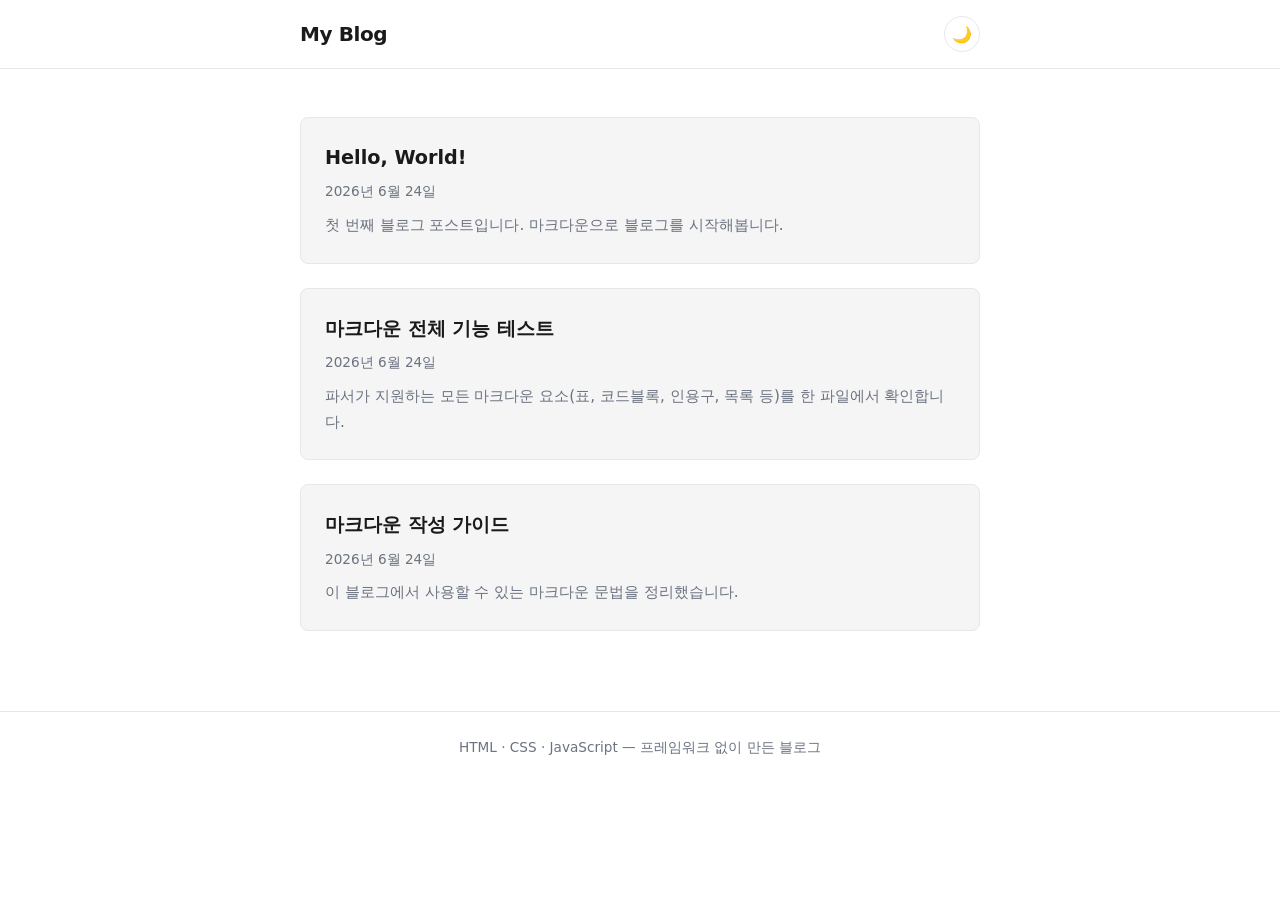
<file: index.html>
<!DOCTYPE html>
<html lang="ko" data-theme="light">
<head>
  <meta charset="UTF-8">
  <meta name="viewport" content="width=device-width, initial-scale=1.0">
  <title>My Blog</title>
  <link rel="stylesheet" href="css/style.css">
  <script src="js/theme.js"></script>
</head>
<body>

<header>
  <div class="container">
    <nav>
      <a class="nav-brand" href="index.html">My Blog</a>
      <button id="theme-toggle" aria-label="다크 모드로 전환">🌙</button>
    </nav>
  </div>
</header>

<main>
  <div class="container">
    <ul class="post-list" id="post-list">
      <!-- Populated by JS -->
    </ul>
  </div>
</main>

<footer>
  <div class="container">
    <p>HTML · CSS · JavaScript — 프레임워크 없이 만든 블로그</p>
  </div>
</footer>

<script src="js/posts.js"></script>
<script>
  const list = document.getElementById('post-list');

  if (!POSTS.length) {
    list.innerHTML = '<li><p class="notice">아직 게시된 포스트가 없습니다.</p></li>';
  } else {
    const sorted = [...POSTS].sort((a, b) => b.date.localeCompare(a.date));
    list.innerHTML = sorted.map(p => `
      <li class="post-card">
        <div class="post-card-title">
          <a href="post.html#${p.slug}">${p.title}</a>
        </div>
        <div class="post-card-meta">${formatDate(p.date)}</div>
        <div class="post-card-desc">${p.description}</div>
      </li>
    `).join('');
  }

  function formatDate(iso) {
    return new Date(iso).toLocaleDateString('ko-KR', {
      year: 'numeric', month: 'long', day: 'numeric'
    });
  }
</script>

</body>
</html>
</file>
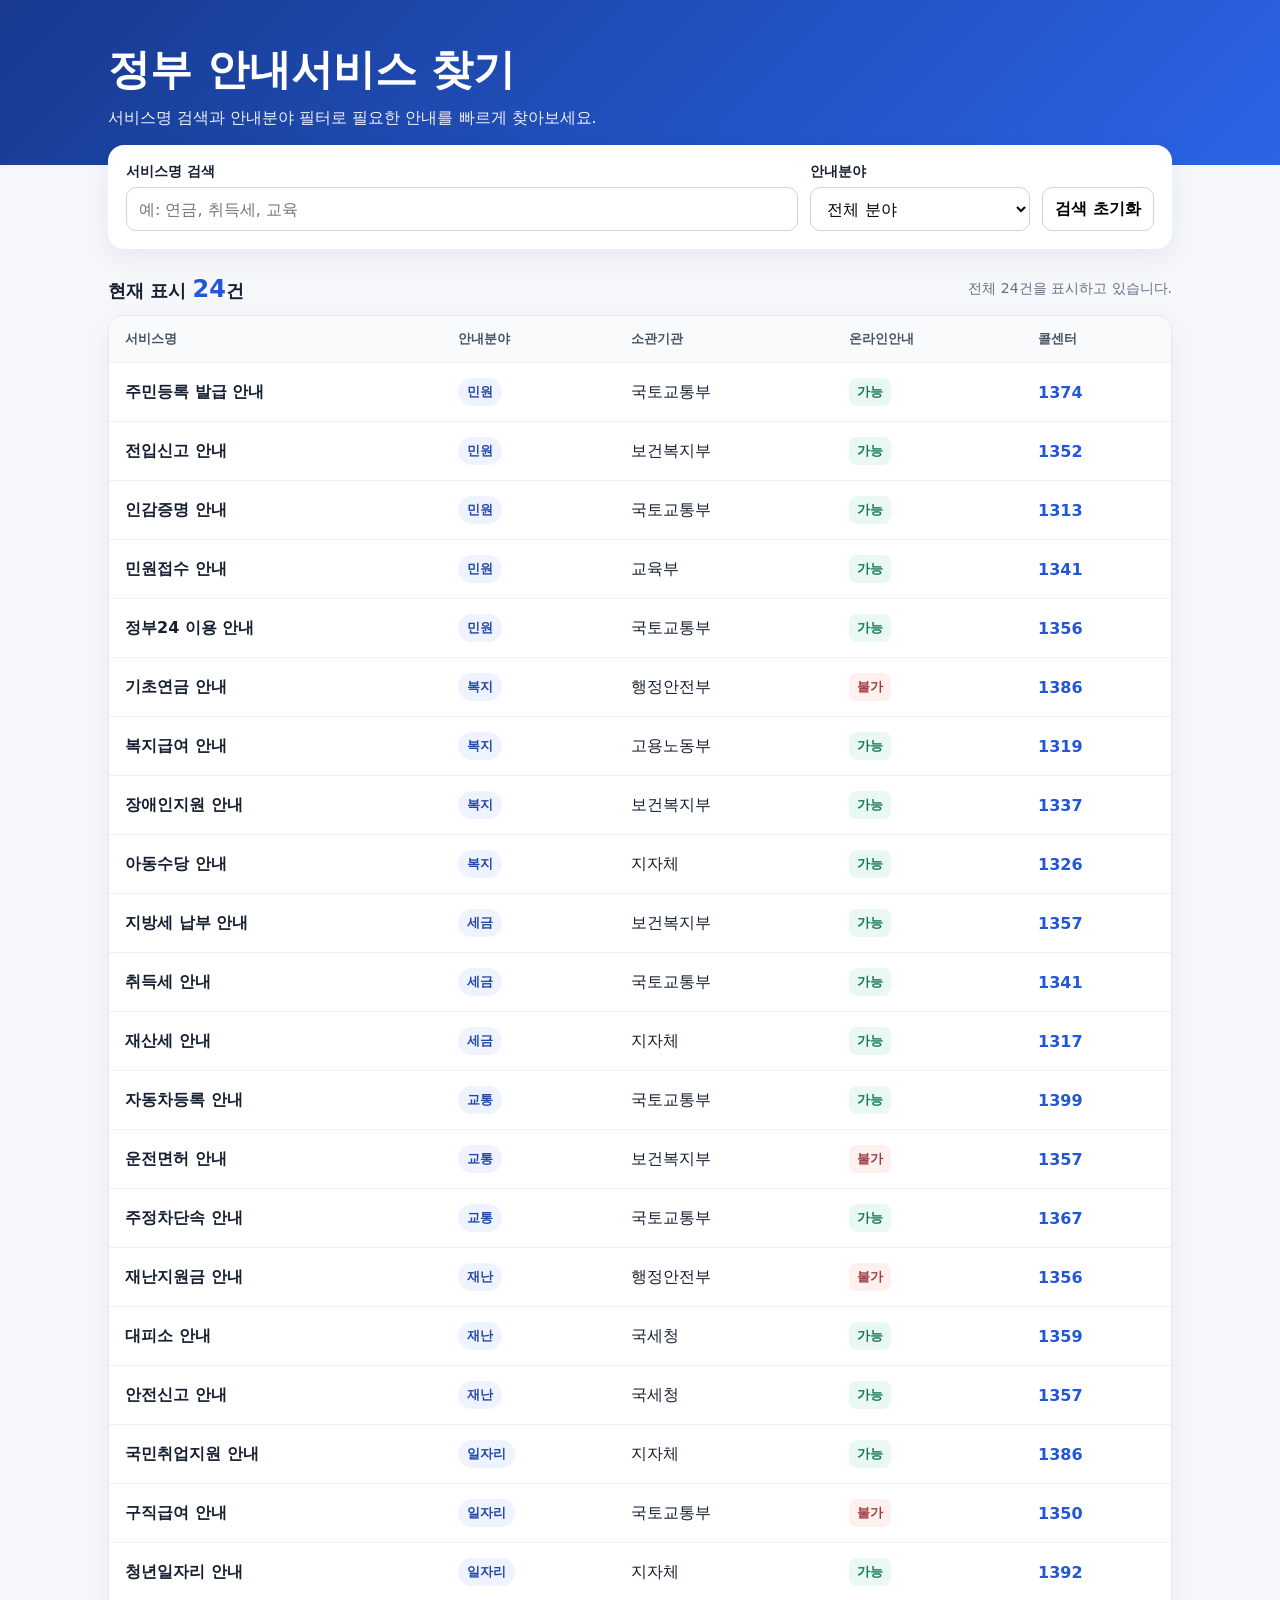
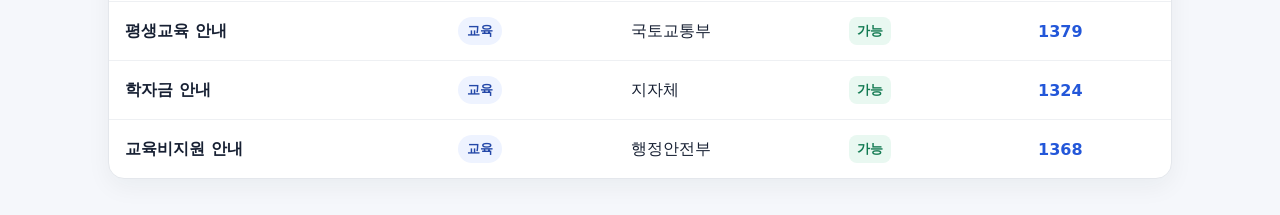
<file: gov-services/index.html>
<!doctype html>
<html lang="ko">
<head>
<meta charset="utf-8"><meta name="viewport" content="width=device-width,initial-scale=1">
<title>정부 안내서비스 찾기</title>
<style>
*{box-sizing:border-box}body{margin:0;font-family:system-ui,-apple-system,"Noto Sans KR",sans-serif;background:#f5f7fb;color:#172033}.wrap{max-width:1100px;margin:auto;padding:0 18px}.hero{background:linear-gradient(135deg,#173a8f,#2b64e8);color:#fff;padding:42px 0 36px}.hero h1{margin:0;font-size:clamp(28px,4vw,42px)}.hero p{margin:10px 0 0;opacity:.92}.panel{background:#fff;margin-top:-20px;padding:18px;border-radius:16px;box-shadow:0 8px 24px #10282812;display:grid;grid-template-columns:1fr 220px auto;gap:12px;align-items:end}label{display:block;font-size:14px;font-weight:700;margin-bottom:6px}input,select,button{min-height:44px;border:1px solid #cfd5df;border-radius:10px;padding:0 12px;font:inherit;background:#fff;width:100%}input:focus,select:focus{outline:3px solid #2357d922;border-color:#2357d9}button{font-weight:700;cursor:pointer}.summary{display:flex;justify-content:space-between;gap:12px;align-items:center;margin:26px 0 12px}.count{font-size:18px;font-weight:800}.count strong{color:#2357d9;font-size:24px}.hint{color:#667085;font-size:14px}.box{background:#fff;border:1px solid #e4e7ec;border-radius:16px;overflow:hidden;box-shadow:0 8px 24px #1028280d;margin-bottom:36px}table{width:100%;border-collapse:collapse}th{text-align:left;background:#f9fafb;color:#475467;font-size:13px;padding:14px 16px}td{padding:15px 16px;border-top:1px solid #eef0f3}tbody tr:hover{background:#fbfcff}.name{font-weight:800}.badge{display:inline-block;padding:5px 9px;border-radius:999px;background:#eef3ff;color:#2448a8;font-size:13px;font-weight:700}.yes,.no{display:inline-block;padding:5px 8px;border-radius:8px;font-size:13px;font-weight:800}.yes{background:#e9f8f1;color:#137a52}.no{background:#fff0f0;color:#a43f42}.tel{color:#2357d9;font-weight:700;text-decoration:none}.empty{text-align:center;color:#667085;padding:48px}.cards{display:none}.card{background:#fff;border:1px solid #e4e7ec;border-radius:14px;padding:16px}.card h3{margin:0 0 10px}.card p{margin:7px 0;color:#475467}@media(max-width:760px){.panel{grid-template-columns:1fr}.summary{align-items:flex-start;flex-direction:column}.box{display:none}.cards{display:grid;gap:10px;margin-bottom:32px}.hero{padding-top:34px}}
</style>
</head>
<body>
<section class="hero"><div class="wrap"><h1>정부 안내서비스 찾기</h1><p>서비스명 검색과 안내분야 필터로 필요한 안내를 빠르게 찾아보세요.</p></div></section>
<main class="wrap">
<section class="panel" aria-label="검색 및 필터">
<div><label for="q">서비스명 검색</label><input id="q" type="search" placeholder="예: 연금, 취득세, 교육"></div>
<div><label for="cat">안내분야</label><select id="cat"><option value="">전체 분야</option></select></div>
<div><button id="reset" type="button">검색 초기화</button></div>
</section>
<section class="summary" aria-live="polite"><div class="count">현재 표시 <strong id="count">24</strong>건</div><div class="hint" id="hint">전체 24건을 표시하고 있습니다.</div></section>
<section class="box"><table><thead><tr><th>서비스명</th><th>안내분야</th><th>소관기관</th><th>온라인안내</th><th>콜센터</th></tr></thead><tbody id="rows"></tbody></table></section>
<section id="cards" class="cards"></section>
</main>
<script>
const data=[
{"서비스명":"주민등록 발급 안내","안내분야":"민원","소관기관":"국토교통부","온라인안내":"가능","콜센터":"1374"},
{"서비스명":"전입신고 안내","안내분야":"민원","소관기관":"보건복지부","온라인안내":"가능","콜센터":"1352"},
{"서비스명":"인감증명 안내","안내분야":"민원","소관기관":"국토교통부","온라인안내":"가능","콜센터":"1313"},
{"서비스명":"민원접수 안내","안내분야":"민원","소관기관":"교육부","온라인안내":"가능","콜센터":"1341"},
{"서비스명":"정부24 이용 안내","안내분야":"민원","소관기관":"국토교통부","온라인안내":"가능","콜센터":"1356"},
{"서비스명":"기초연금 안내","안내분야":"복지","소관기관":"행정안전부","온라인안내":"불가","콜센터":"1386"},
{"서비스명":"복지급여 안내","안내분야":"복지","소관기관":"고용노동부","온라인안내":"가능","콜센터":"1319"},
{"서비스명":"장애인지원 안내","안내분야":"복지","소관기관":"보건복지부","온라인안내":"가능","콜센터":"1337"},
{"서비스명":"아동수당 안내","안내분야":"복지","소관기관":"지자체","온라인안내":"가능","콜센터":"1326"},
{"서비스명":"지방세 납부 안내","안내분야":"세금","소관기관":"보건복지부","온라인안내":"가능","콜센터":"1357"},
{"서비스명":"취득세 안내","안내분야":"세금","소관기관":"국토교통부","온라인안내":"가능","콜센터":"1341"},
{"서비스명":"재산세 안내","안내분야":"세금","소관기관":"지자체","온라인안내":"가능","콜센터":"1317"},
{"서비스명":"자동차등록 안내","안내분야":"교통","소관기관":"국토교통부","온라인안내":"가능","콜센터":"1399"},
{"서비스명":"운전면허 안내","안내분야":"교통","소관기관":"보건복지부","온라인안내":"불가","콜센터":"1357"},
{"서비스명":"주정차단속 안내","안내분야":"교통","소관기관":"국토교통부","온라인안내":"가능","콜센터":"1367"},
{"서비스명":"재난지원금 안내","안내분야":"재난","소관기관":"행정안전부","온라인안내":"불가","콜센터":"1356"},
{"서비스명":"대피소 안내","안내분야":"재난","소관기관":"국세청","온라인안내":"가능","콜센터":"1359"},
{"서비스명":"안전신고 안내","안내분야":"재난","소관기관":"국세청","온라인안내":"가능","콜센터":"1357"},
{"서비스명":"국민취업지원 안내","안내분야":"일자리","소관기관":"지자체","온라인안내":"가능","콜센터":"1386"},
{"서비스명":"구직급여 안내","안내분야":"일자리","소관기관":"국토교통부","온라인안내":"불가","콜센터":"1350"},
{"서비스명":"청년일자리 안내","안내분야":"일자리","소관기관":"지자체","온라인안내":"가능","콜센터":"1392"},
{"서비스명":"평생교육 안내","안내분야":"교육","소관기관":"국토교통부","온라인안내":"가능","콜센터":"1379"},
{"서비스명":"학자금 안내","안내분야":"교육","소관기관":"지자체","온라인안내":"가능","콜센터":"1324"},
{"서비스명":"교육비지원 안내","안내분야":"교육","소관기관":"행정안전부","온라인안내":"가능","콜센터":"1368"}];
const q=document.getElementById("q"),cat=document.getElementById("cat"),rows=document.getElementById("rows"),cards=document.getElementById("cards"),count=document.getElementById("count"),hint=document.getElementById("hint");
[...new Set(data.map(x=>x.안내분야))].forEach(v=>{const o=document.createElement("option");o.value=o.textContent=v;cat.appendChild(o)});
function esc(s){return String(s).replace(/[&<>"']/g,c=>({"&":"&amp;","<":"&lt;",">":"&gt;",'"':"&quot;","'":"&#39;"}[c]))}
function render(){const kw=q.value.trim().toLowerCase(),cv=cat.value;const a=data.filter(x=>(!kw||x.서비스명.toLowerCase().includes(kw))&&(!cv||x.안내분야===cv));count.textContent=a.length;hint.textContent=(kw||cv)?("전체 24건 중 "+a.length+"건이 조건에 맞습니다."):"전체 24건을 표시하고 있습니다.";if(!a.length){rows.innerHTML='<tr><td class="empty" colspan="5">조건에 맞는 안내서비스가 없습니다.</td></tr>';cards.innerHTML='<div class="card empty">조건에 맞는 안내서비스가 없습니다.</div>';return}rows.innerHTML=a.map(x=>'<tr><td class="name">'+esc(x.서비스명)+'</td><td><span class="badge">'+esc(x.안내분야)+'</span></td><td>'+esc(x.소관기관)+'</td><td><span class="'+(x.온라인안내==="가능"?"yes":"no")+'">'+esc(x.온라인안내)+'</span></td><td><a class="tel" href="tel:'+esc(x.콜센터)+'">'+esc(x.콜센터)+'</a></td></tr>').join("");cards.innerHTML=a.map(x=>'<article class="card"><h3>'+esc(x.서비스명)+' <span class="badge">'+esc(x.안내분야)+'</span></h3><p><b>소관기관</b> '+esc(x.소관기관)+'</p><p><b>온라인안내</b> <span class="'+(x.온라인안내==="가능"?"yes":"no")+'">'+esc(x.온라인안내)+'</span></p><p><b>콜센터</b> <a class="tel" href="tel:'+esc(x.콜센터)+'">'+esc(x.콜센터)+'</a></p></article>').join("")}
q.addEventListener("input",render);cat.addEventListener("change",render);document.getElementById("reset").addEventListener("click",()=>{q.value="";cat.value="";render();q.focus()});render();
</script>
<!-- deploy trigger -->
</body></html>
</file>
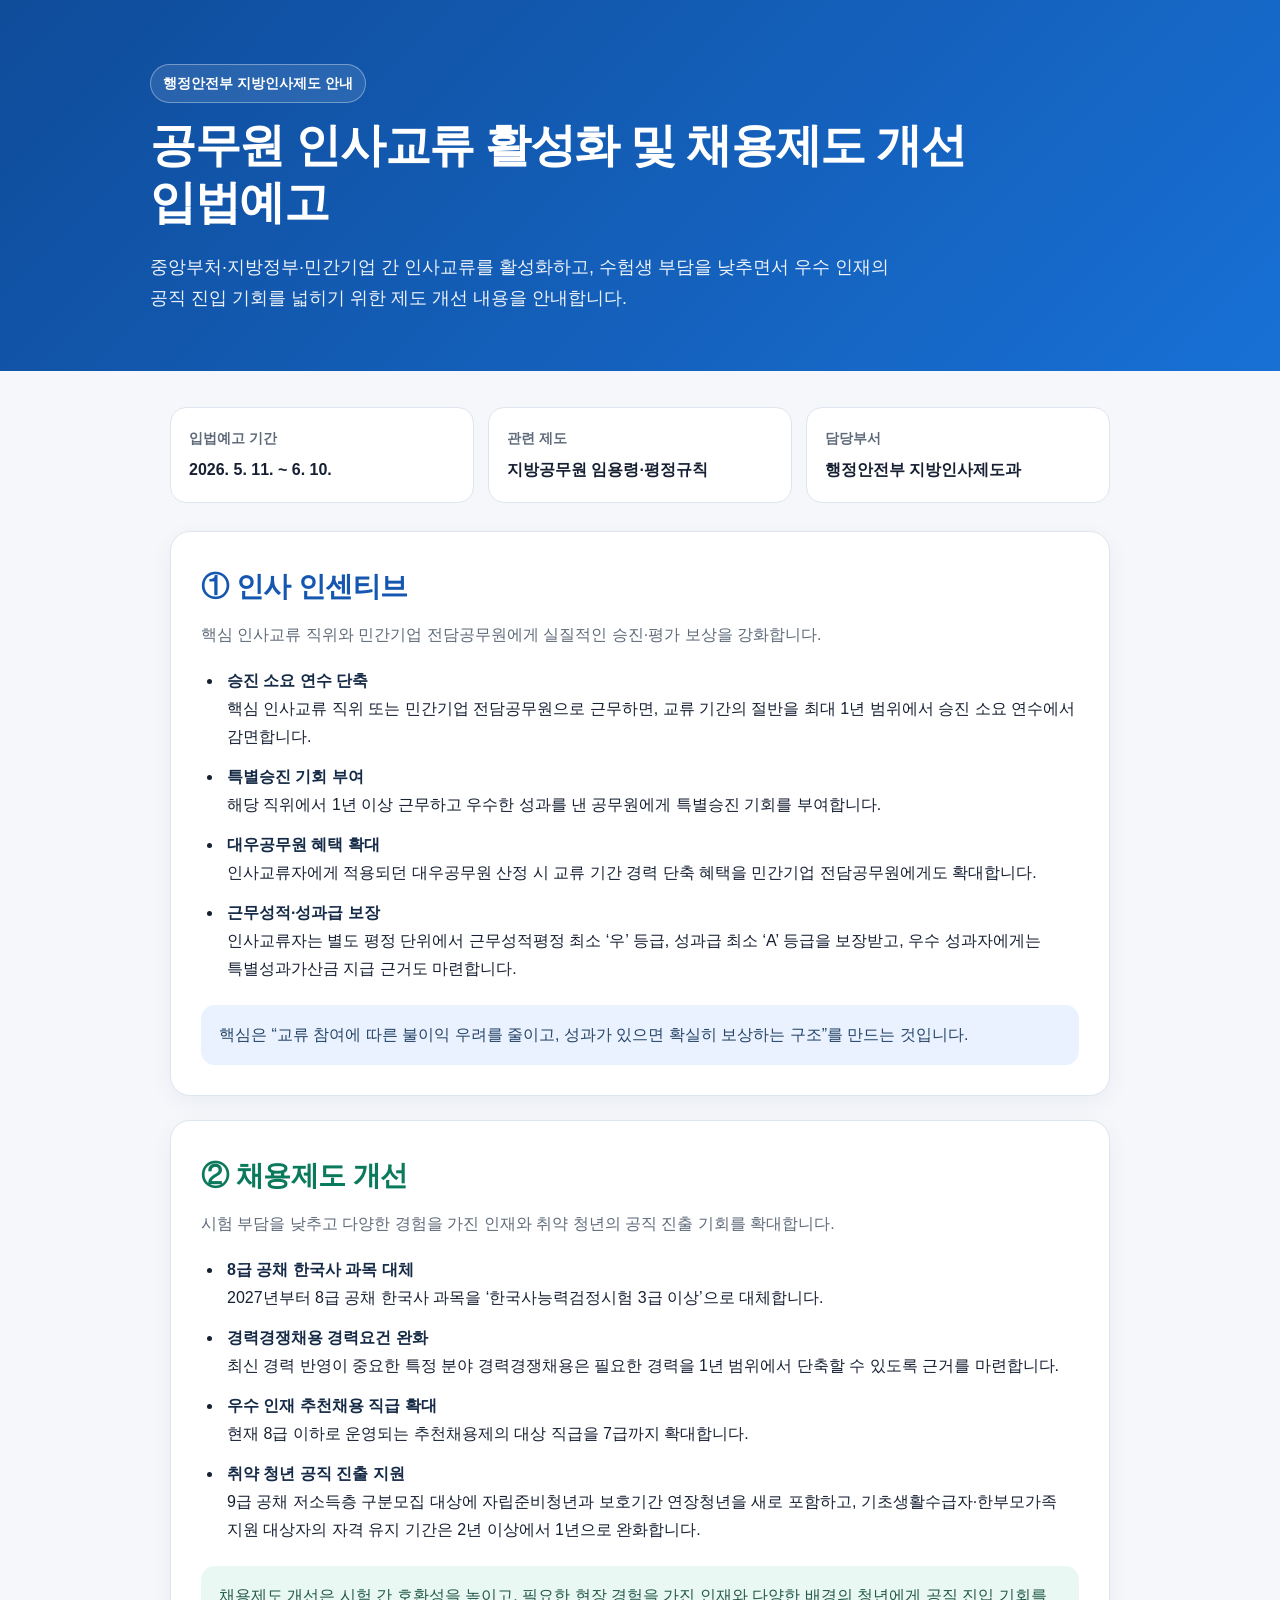
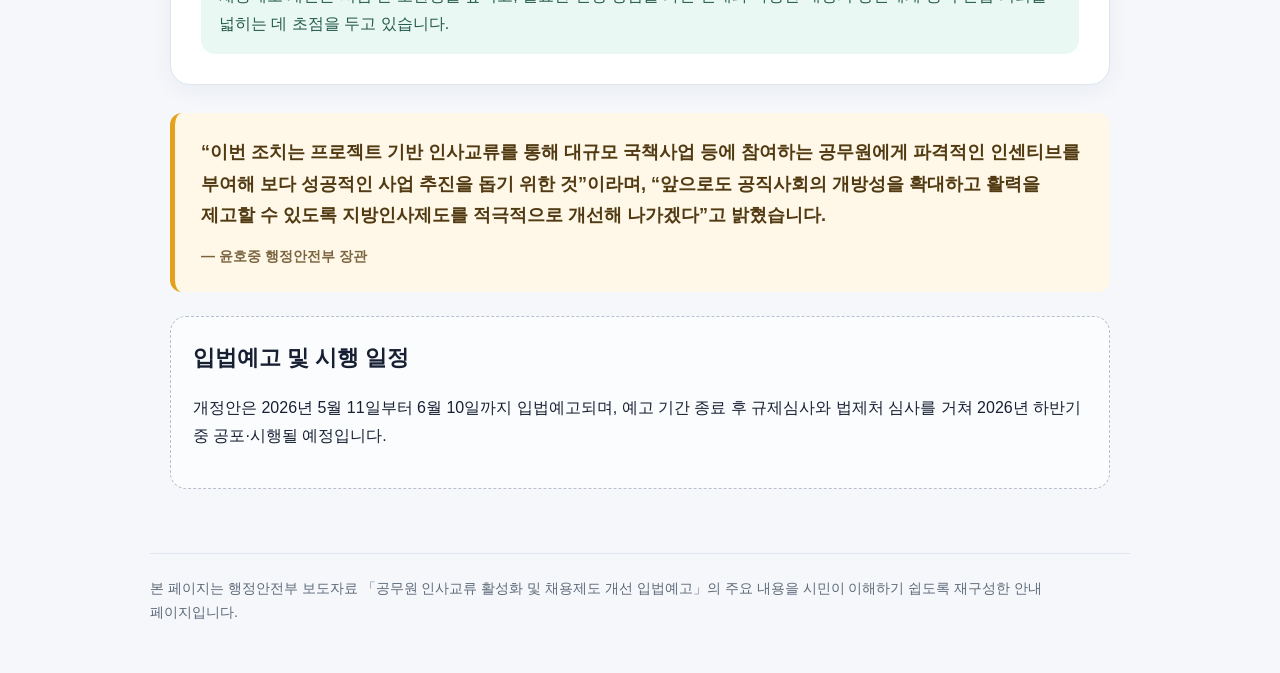
<file: personnel-exchange.html>
<!DOCTYPE html>
<html lang="ko">
<head>
  <meta charset="UTF-8" />
  <meta name="viewport" content="width=device-width, initial-scale=1.0" />
  <meta name="description" content="행정안전부 공무원 인사교류 활성화 및 채용제도 개선 입법예고 주요 내용을 시민이 쉽게 이해할 수 있도록 정리한 안내 페이지입니다." />
  <title>공무원 인사교류 활성화 및 채용제도 개선 안내</title>
  <style>
    :root {
      --bg: #f5f7fb;
      --card: #ffffff;
      --text: #172033;
      --muted: #5f6b7a;
      --line: #dfe5ee;
      --primary: #1557b0;
      --primary-soft: #eaf2ff;
      --accent: #0b7a5c;
      --accent-soft: #eaf8f3;
      --quote: #fff8e8;
      --quote-line: #e4a11b;
      --max: 980px;
    }
    * { box-sizing: border-box; }
    body {
      margin: 0;
      font-family: -apple-system, BlinkMacSystemFont, "Segoe UI", "Noto Sans KR",
                   "Apple SD Gothic Neo", "Malgun Gothic", Arial, sans-serif;
      color: var(--text);
      background: var(--bg);
      line-height: 1.75;
      word-break: keep-all;
    }
    .hero {
      background: linear-gradient(135deg, #0f4c9a, #1870d5);
      color: #fff;
      padding: 64px 20px 56px;
    }
    .container { max-width: var(--max); margin: 0 auto; }
    .eyebrow {
      display: inline-block;
      margin-bottom: 14px;
      padding: 6px 12px;
      border: 1px solid rgba(255,255,255,.35);
      border-radius: 999px;
      font-size: 14px;
      font-weight: 700;
      background: rgba(255,255,255,.10);
    }
    h1 {
      margin: 0;
      font-size: clamp(30px, 5vw, 46px);
      line-height: 1.25;
      letter-spacing: -0.03em;
    }
    .hero p {
      max-width: 760px;
      margin: 20px 0 0;
      color: rgba(255,255,255,.92);
      font-size: 18px;
    }
    main { padding: 36px 20px 64px; }
    .summary {
      display: grid;
      grid-template-columns: repeat(3, 1fr);
      gap: 14px;
      margin: 0 0 28px;
    }
    .summary div {
      background: var(--card);
      border: 1px solid var(--line);
      border-radius: 16px;
      padding: 18px;
    }
    .summary strong {
      display: block;
      margin-bottom: 6px;
      font-size: 14px;
      color: var(--muted);
    }
    .summary span { font-weight: 800; }
    section {
      background: var(--card);
      border: 1px solid var(--line);
      border-radius: 20px;
      padding: 30px;
      margin-top: 24px;
      box-shadow: 0 6px 22px rgba(20,40,70,.05);
    }
    section h2 {
      margin: 0 0 10px;
      font-size: 28px;
      letter-spacing: -0.02em;
    }
    section .lead { margin: 0 0 18px; color: var(--muted); }
    .section-a h2 { color: var(--primary); }
    .section-b h2 { color: var(--accent); }
    ul { margin: 0; padding-left: 22px; }
    li { margin: 12px 0; padding-left: 4px; }
    li strong { color: #152a46; }
    .note {
      margin-top: 22px;
      padding: 16px 18px;
      border-radius: 14px;
      background: var(--primary-soft);
      color: #264567;
    }
    .section-b .note { background: var(--accent-soft); color: #245a4b; }
    blockquote {
      margin: 28px 0 0;
      padding: 24px 26px;
      border-left: 5px solid var(--quote-line);
      border-radius: 12px;
      background: var(--quote);
      font-size: 18px;
      font-weight: 700;
      color: #513a12;
    }
    blockquote cite {
      display: block;
      margin-top: 12px;
      font-size: 14px;
      font-style: normal;
      font-weight: 600;
      color: #7b6540;
    }
    .schedule {
      margin-top: 24px;
      padding: 22px;
      border: 1px dashed #b7c0cc;
      border-radius: 16px;
      background: #fbfcfe;
    }
    .schedule h2 { margin: 0 0 8px; font-size: 22px; }
    footer { padding: 0 20px 48px; color: var(--muted); font-size: 14px; }
    footer .container { border-top: 1px solid var(--line); padding-top: 22px; }
    @media (max-width: 720px) {
      .hero { padding-top: 46px; }
      .summary { grid-template-columns: 1fr; }
      section { padding: 24px 20px; }
      section h2 { font-size: 24px; }
      blockquote { font-size: 16px; }
    }
  </style>
</head>
<body>
  <header class="hero">
    <div class="container">
      <div class="eyebrow">행정안전부 지방인사제도 안내</div>
      <h1>공무원 인사교류 활성화 및 채용제도 개선 입법예고</h1>
      <p>중앙부처·지방정부·민간기업 간 인사교류를 활성화하고, 수험생 부담을 낮추면서 우수 인재의 공직 진입 기회를 넓히기 위한 제도 개선 내용을 안내합니다.</p>
    </div>
  </header>
  <main class="container">
    <div class="summary" aria-label="입법예고 핵심 정보">
      <div><strong>입법예고 기간</strong><span>2026. 5. 11. ~ 6. 10.</span></div>
      <div><strong>관련 제도</strong><span>지방공무원 임용령·평정규칙</span></div>
      <div><strong>담당부서</strong><span>행정안전부 지방인사제도과</span></div>
    </div>
    <section class="section-a" id="incentive">
      <h2>① 인사 인센티브</h2>
      <p class="lead">핵심 인사교류 직위와 민간기업 전담공무원에게 실질적인 승진·평가 보상을 강화합니다.</p>
      <ul>
        <li><strong>승진 소요 연수 단축</strong><br />핵심 인사교류 직위 또는 민간기업 전담공무원으로 근무하면, 교류 기간의 절반을 최대 1년 범위에서 승진 소요 연수에서 감면합니다.</li>
        <li><strong>특별승진 기회 부여</strong><br />해당 직위에서 1년 이상 근무하고 우수한 성과를 낸 공무원에게 특별승진 기회를 부여합니다.</li>
        <li><strong>대우공무원 혜택 확대</strong><br />인사교류자에게 적용되던 대우공무원 산정 시 교류 기간 경력 단축 혜택을 민간기업 전담공무원에게도 확대합니다.</li>
        <li><strong>근무성적·성과급 보장</strong><br />인사교류자는 별도 평정 단위에서 근무성적평정 최소 ‘우’ 등급, 성과급 최소 ‘A’ 등급을 보장받고, 우수 성과자에게는 특별성과가산금 지급 근거도 마련합니다.</li>
      </ul>
      <div class="note">핵심은 “교류 참여에 따른 불이익 우려를 줄이고, 성과가 있으면 확실히 보상하는 구조”를 만드는 것입니다.</div>
    </section>
    <section class="section-b" id="recruitment">
      <h2>② 채용제도 개선</h2>
      <p class="lead">시험 부담을 낮추고 다양한 경험을 가진 인재와 취약 청년의 공직 진출 기회를 확대합니다.</p>
      <ul>
        <li><strong>8급 공채 한국사 과목 대체</strong><br />2027년부터 8급 공채 한국사 과목을 ‘한국사능력검정시험 3급 이상’으로 대체합니다.</li>
        <li><strong>경력경쟁채용 경력요건 완화</strong><br />최신 경력 반영이 중요한 특정 분야 경력경쟁채용은 필요한 경력을 1년 범위에서 단축할 수 있도록 근거를 마련합니다.</li>
        <li><strong>우수 인재 추천채용 직급 확대</strong><br />현재 8급 이하로 운영되는 추천채용제의 대상 직급을 7급까지 확대합니다.</li>
        <li><strong>취약 청년 공직 진출 지원</strong><br />9급 공채 저소득층 구분모집 대상에 자립준비청년과 보호기간 연장청년을 새로 포함하고, 기초생활수급자·한부모가족 지원 대상자의 자격 유지 기간은 2년 이상에서 1년으로 완화합니다.</li>
      </ul>
      <div class="note">채용제도 개선은 시험 간 호환성을 높이고, 필요한 현장 경험을 가진 인재와 다양한 배경의 청년에게 공직 진입 기회를 넓히는 데 초점을 두고 있습니다.</div>
    </section>
    <blockquote>
      “이번 조치는 프로젝트 기반 인사교류를 통해 대규모 국책사업 등에 참여하는 공무원에게 파격적인 인센티브를 부여해 보다 성공적인 사업 추진을 돕기 위한 것”이라며, “앞으로도 공직사회의 개방성을 확대하고 활력을 제고할 수 있도록 지방인사제도를 적극적으로 개선해 나가겠다”고 밝혔습니다.
      <cite>— 윤호중 행정안전부 장관</cite>
    </blockquote>
    <div class="schedule">
      <h2>입법예고 및 시행 일정</h2>
      <p>개정안은 2026년 5월 11일부터 6월 10일까지 입법예고되며, 예고 기간 종료 후 규제심사와 법제처 심사를 거쳐 2026년 하반기 중 공포·시행될 예정입니다.</p>
    </div>
  </main>
  <footer>
    <div class="container">본 페이지는 행정안전부 보도자료 「공무원 인사교류 활성화 및 채용제도 개선 입법예고」의 주요 내용을 시민이 이해하기 쉽도록 재구성한 안내 페이지입니다.</div>
  </footer>
</body>
</html>
</file>
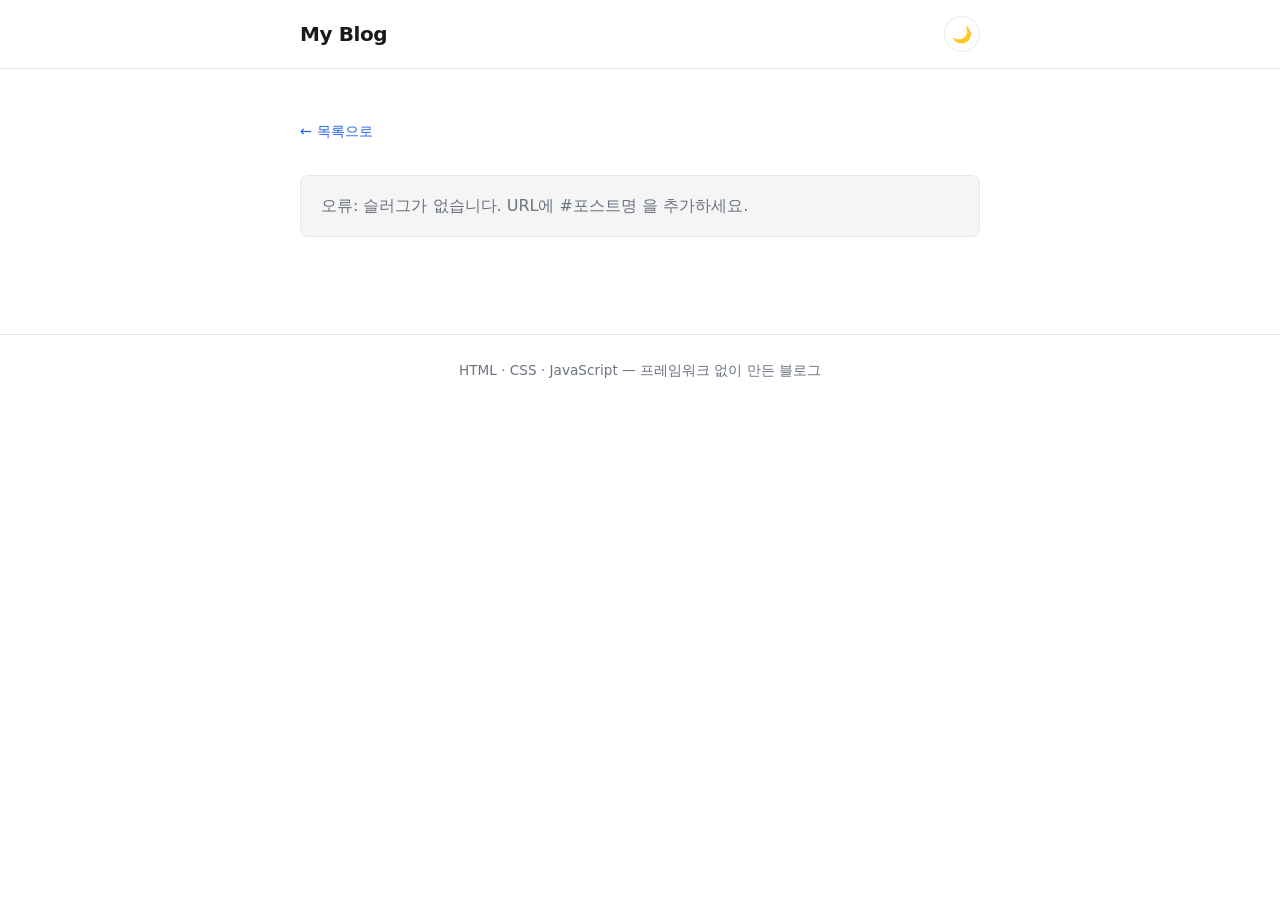
<file: post.html>
<!DOCTYPE html>
<html lang="ko" data-theme="light">
<head>
  <meta charset="UTF-8">
  <meta name="viewport" content="width=device-width, initial-scale=1.0">
  <title>포스트 — My Blog</title>
  <link rel="stylesheet" href="css/style.css">
  <script src="js/theme.js"></script>
</head>
<body>

<header>
  <div class="container">
    <nav>
      <a class="nav-brand" href="index.html">My Blog</a>
      <button id="theme-toggle" aria-label="다크 모드로 전환">🌙</button>
    </nav>
  </div>
</header>

<main>
  <div class="container">
    <a class="back-link" href="index.html">← 목록으로</a>

    <div class="post-header" id="post-header" hidden>
      <h1 class="post-title" id="post-title"></h1>
      <div class="post-meta" id="post-meta"></div>
    </div>

    <article id="post-content">
      <p class="notice">포스트를 불러오는 중...</p>
    </article>
  </div>
</main>

<footer>
  <div class="container">
    <p>HTML · CSS · JavaScript — 프레임워크 없이 만든 블로그</p>
  </div>
</footer>

<script src="js/posts.js"></script>
<script src="js/parser.js"></script>
<script>
  const slug = location.hash.slice(1); // #slug → 'slug'
  const postMeta = POSTS.find(p => p.slug === slug);

  if (!slug) {
    showError('슬러그가 없습니다. URL에 #포스트명 을 추가하세요.');
  } else {
    if (postMeta) {
      document.title = `${postMeta.title} — My Blog`;
      document.getElementById('post-title').textContent = postMeta.title;
      document.getElementById('post-meta').textContent = formatDate(postMeta.date);
      document.getElementById('post-header').hidden = false;
    }

    loadPost(slug)
      .then(html => {
        document.getElementById('post-content').innerHTML = html;
      })
      .catch(err => showError(err.message));
  }

  function showError(msg) {
    document.getElementById('post-content').innerHTML =
      `<p class="notice">오류: ${msg}</p>`;
  }

  function formatDate(iso) {
    return new Date(iso).toLocaleDateString('ko-KR', {
      year: 'numeric', month: 'long', day: 'numeric'
    });
  }
</script>

</body>
</html>
</file>
<file: css/style.css>
/* ── CSS Custom Properties ─────────────────────────────── */
:root {
  --bg: #ffffff;
  --bg-secondary: #f5f5f5;
  --text: #1a1a1a;
  --text-muted: #6b7280;
  --accent: #2563eb;
  --accent-hover: #1d4ed8;
  --border: #e5e7eb;
  --code-bg: #f3f4f6;
  --blockquote-border: #d1d5db;
  --shadow: 0 1px 3px rgba(0,0,0,.08);
  --radius: 8px;
  --max-width: 720px;
  --font-body: system-ui, -apple-system, 'Segoe UI', sans-serif;
  --font-mono: 'SFMono-Regular', Consolas, 'Liberation Mono', Menlo, monospace;
}

[data-theme="dark"] {
  --bg: #0f172a;
  --bg-secondary: #1e293b;
  --text: #e2e8f0;
  --text-muted: #94a3b8;
  --accent: #60a5fa;
  --accent-hover: #93c5fd;
  --border: #334155;
  --code-bg: #1e293b;
  --blockquote-border: #475569;
  --shadow: 0 1px 3px rgba(0,0,0,.4);
}

/* ── Reset & Base ──────────────────────────────────────── */
*, *::before, *::after { box-sizing: border-box; margin: 0; padding: 0; }

html { font-size: 16px; scroll-behavior: smooth; }

body {
  background: var(--bg);
  color: var(--text);
  font-family: var(--font-body);
  line-height: 1.7;
  transition: background .2s, color .2s;
}

/* ── Layout ────────────────────────────────────────────── */
.container {
  max-width: var(--max-width);
  margin: 0 auto;
  padding: 0 1.25rem;
}

/* ── Header / Nav ──────────────────────────────────────── */
header {
  border-bottom: 1px solid var(--border);
  padding: 1rem 0;
  position: sticky;
  top: 0;
  background: var(--bg);
  z-index: 10;
  backdrop-filter: blur(8px);
}

nav {
  display: flex;
  align-items: center;
  justify-content: space-between;
}

.nav-brand {
  font-size: 1.25rem;
  font-weight: 700;
  color: var(--text);
  text-decoration: none;
  letter-spacing: -.02em;
}

.nav-brand:hover { color: var(--accent); }

#theme-toggle {
  background: none;
  border: 1px solid var(--border);
  border-radius: 50%;
  width: 2.25rem;
  height: 2.25rem;
  font-size: 1rem;
  cursor: pointer;
  display: flex;
  align-items: center;
  justify-content: center;
  transition: border-color .15s, background .15s;
}

#theme-toggle:hover {
  background: var(--bg-secondary);
  border-color: var(--accent);
}

/* ── Main ──────────────────────────────────────────────── */
main { padding: 3rem 0 5rem; }

/* ── Post List (index) ─────────────────────────────────── */
.post-list { list-style: none; display: flex; flex-direction: column; gap: 1.5rem; }

.post-card {
  padding: 1.5rem;
  border: 1px solid var(--border);
  border-radius: var(--radius);
  background: var(--bg-secondary);
  transition: box-shadow .15s, border-color .15s;
}

.post-card:hover {
  box-shadow: var(--shadow);
  border-color: var(--accent);
}

.post-card-title {
  font-size: 1.2rem;
  font-weight: 600;
  margin-bottom: .35rem;
}

.post-card-title a {
  color: var(--text);
  text-decoration: none;
}

.post-card-title a:hover { color: var(--accent); }

.post-card-meta {
  font-size: .85rem;
  color: var(--text-muted);
  margin-bottom: .6rem;
}

.post-card-desc { font-size: .95rem; color: var(--text-muted); }

/* ── Post Page ─────────────────────────────────────────── */
.post-header { margin-bottom: 2.5rem; }

.post-title {
  font-size: clamp(1.6rem, 4vw, 2.2rem);
  font-weight: 700;
  line-height: 1.3;
  letter-spacing: -.02em;
  margin-bottom: .5rem;
}

.post-meta { font-size: .9rem; color: var(--text-muted); }

.back-link {
  display: inline-flex;
  align-items: center;
  gap: .3rem;
  color: var(--accent);
  text-decoration: none;
  font-size: .9rem;
  margin-bottom: 2rem;
}

.back-link:hover { color: var(--accent-hover); text-decoration: underline; }

/* ── Article Typography ────────────────────────────────── */
article { max-width: 70ch; }

article h1, article h2, article h3,
article h4, article h5, article h6 {
  margin-top: 2rem;
  margin-bottom: .6rem;
  line-height: 1.3;
  font-weight: 700;
  letter-spacing: -.01em;
}

article h1 { font-size: 1.9rem; }
article h2 { font-size: 1.45rem; border-bottom: 1px solid var(--border); padding-bottom: .3rem; }
article h3 { font-size: 1.2rem; }

article p { margin-bottom: 1.1rem; }

article a { color: var(--accent); }
article a:hover { color: var(--accent-hover); }

article ul, article ol {
  margin: 0 0 1.1rem 1.4rem;
}

article li { margin-bottom: .3rem; }

article blockquote {
  border-left: 3px solid var(--blockquote-border);
  padding: .6rem 1.1rem;
  margin: 1.4rem 0;
  color: var(--text-muted);
  font-style: italic;
  background: var(--bg-secondary);
  border-radius: 0 var(--radius) var(--radius) 0;
}

article code {
  font-family: var(--font-mono);
  font-size: .875em;
  background: var(--code-bg);
  padding: .15em .35em;
  border-radius: 4px;
}

article pre {
  background: var(--code-bg);
  border: 1px solid var(--border);
  border-radius: var(--radius);
  padding: 1.1rem 1.25rem;
  overflow-x: auto;
  margin: 1.4rem 0;
}

article pre code {
  background: none;
  padding: 0;
  font-size: .875rem;
  line-height: 1.6;
}

article table {
  width: 100%;
  border-collapse: collapse;
  margin: 1.4rem 0;
  font-size: .95rem;
}

article th, article td {
  text-align: left;
  padding: .55rem .85rem;
  border: 1px solid var(--border);
}

article th {
  background: var(--bg-secondary);
  font-weight: 600;
}

article tr:nth-child(even) { background: var(--bg-secondary); }

article hr {
  border: none;
  border-top: 1px solid var(--border);
  margin: 2rem 0;
}

article img {
  max-width: 100%;
  border-radius: var(--radius);
  margin: 1rem 0;
}

article s { color: var(--text-muted); }

/* ── Footer ────────────────────────────────────────────── */
footer {
  border-top: 1px solid var(--border);
  padding: 1.5rem 0;
  text-align: center;
  font-size: .85rem;
  color: var(--text-muted);
}

/* ── Error / Loading ───────────────────────────────────── */
.notice {
  padding: 1rem 1.25rem;
  border-radius: var(--radius);
  background: var(--bg-secondary);
  border: 1px solid var(--border);
  color: var(--text-muted);
}

/* ── Mobile ────────────────────────────────────────────── */
@media (max-width: 600px) {
  .post-card { padding: 1.1rem; }
  article h1 { font-size: 1.5rem; }
  article h2 { font-size: 1.2rem; }
  article pre { padding: .8rem 1rem; }
  article th, article td { padding: .4rem .6rem; }
}
</file>
